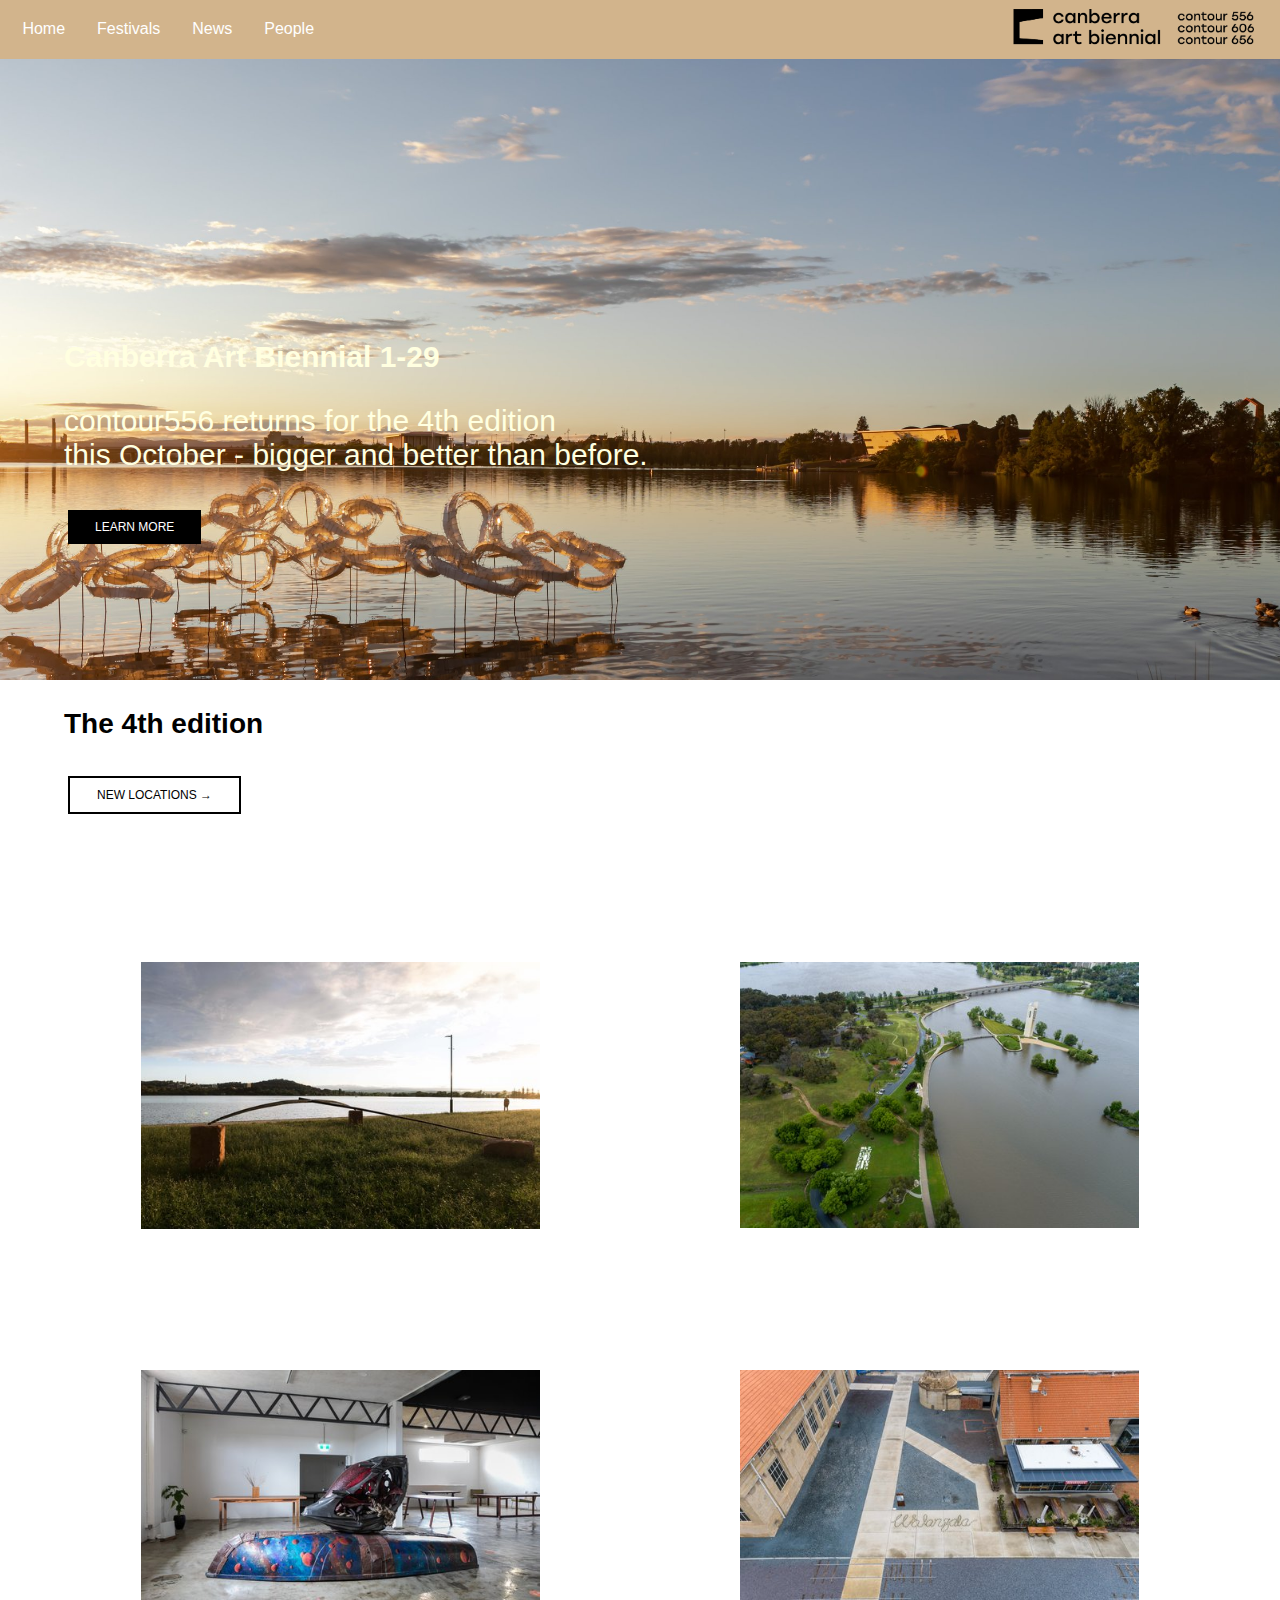
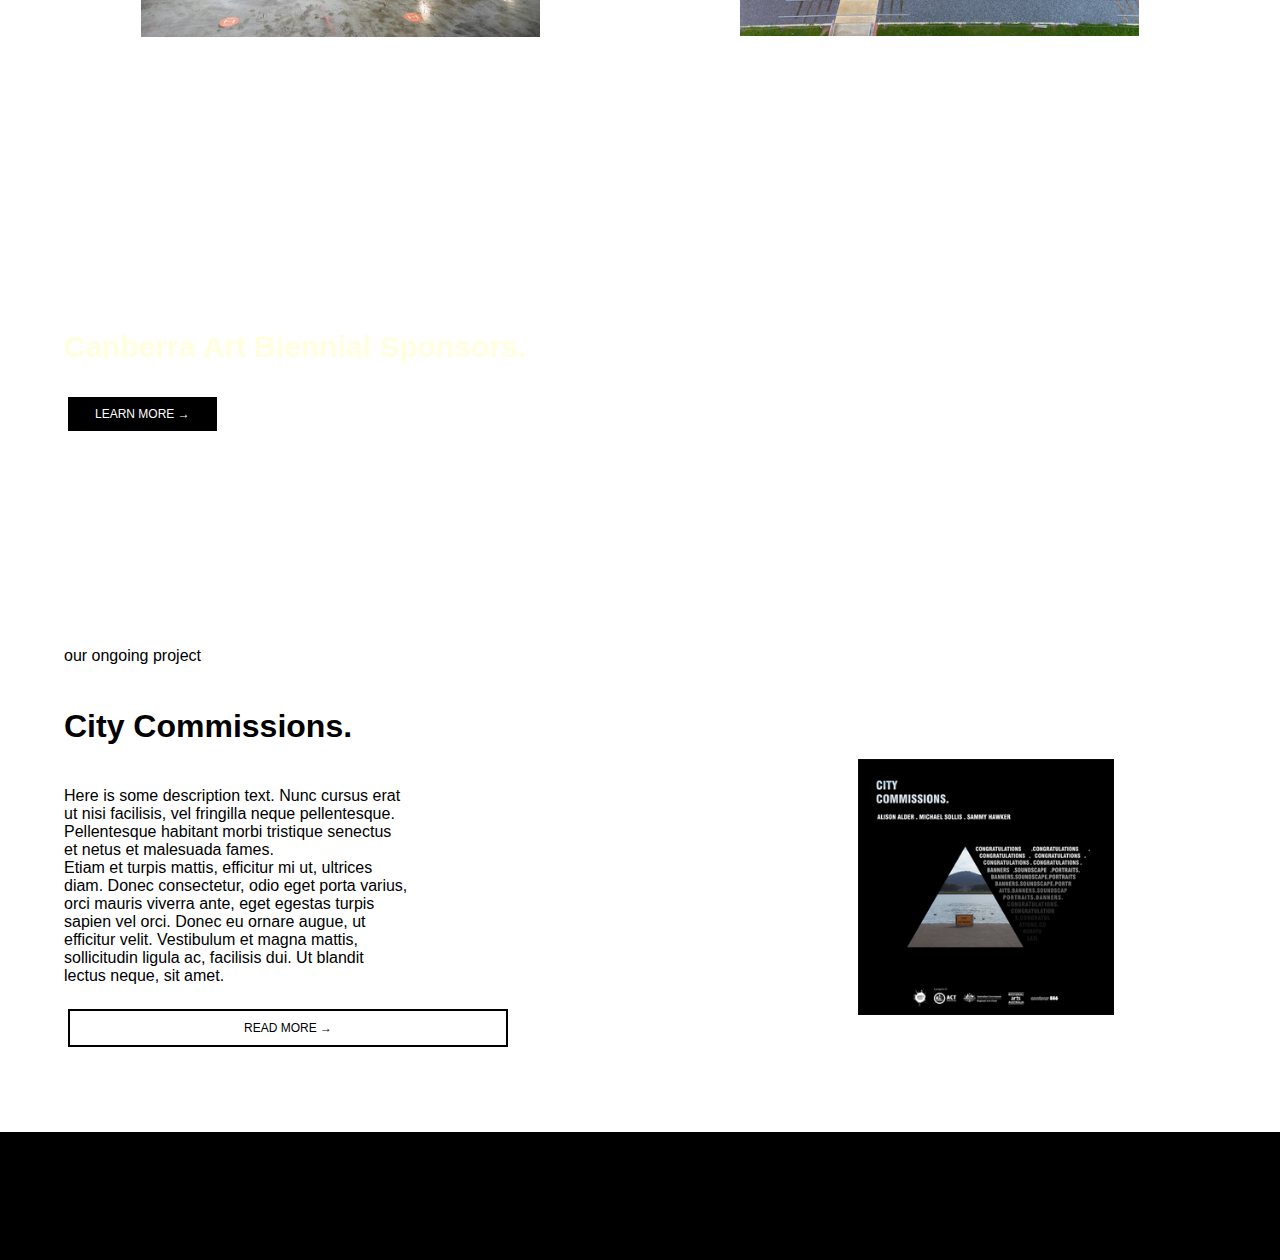
<file: index.html>
<!DOCTYPE html>

<html>
<head>
    <title>Canberra Art Biennial</title>
        <meta charset="utf-8">
         
        
        <meta name="viewport" content="width=device-width, initial-scale=1.0">
        
        <link rel="stylesheet"
        type="text/css"
        href="assets/css/styles.css"> </head>
    <body> 
     <div class="nav">  
    <img src="assets/images/logo.png"  class="logo"> 
         <ul>
            
  <li><a href="index.html">Home</a></li>
  <li class="dropdown">
    <a href="javascript:void(0)" class="dropbtn">Festivals</a>
    <div class="dropdown-content">
      <a href="festivals.html">2020</a>
    </div>
  </li>
   <li><a href="news.html">News</a></li> 
   <li><a href="people.html">People</a></li>            
</ul>
        </div>

<div class= "background_image">
    
    <div class= "move  margin">
        
        <h2 class="font"><strong>Canberra Art Biennial 1-29</strong></h2>
<p class="font">contour556 returns for the 4th edition <br/> this October - bigger and better than before.</p>
    
<button class="button">LEARN MORE</button>
        
    </div>
    
        </div>
<div class="move">
     <h3>The 4th edition</h3>  
    <button class="button1">NEW LOCATIONS →</button>
        </div>
<div class="pics">
    <img src="assets/images/location1.jpg" class="pic">
    <img src="assets/images/location2.jpg" class="pic">
   
        </div>  
        
  <div class="pics">
    <img src="assets/images/location3.jpg" class="pic">
    <img src="assets/images/location4.jpg" class="pic">
   
        </div> 
        
        <div class= "background_image2">
    
    <div class= "move  margin">
        
        <h2 class="font"><strong>Canberra Art Biennial Sponsors.</strong></h2>

    
<button class="button">LEARN MORE →</button>
        
    </div>
    
        </div>
  <div class="last_div">
     <div class="paragraph">
 <p>our ongoing project</p>        
         <h2>City Commissions.</h2>
<p >Here is some description text. Nunc cursus erat<br/> ut nisi facilisis, vel fringilla neque pellentesque.<br/> Pellentesque habitant morbi tristique senectus<br/>et netus et malesuada fames.
<br/>Etiam et turpis mattis, efficitur mi ut, ultrices<br/> diam. Donec consectetur, odio eget porta varius,<br/> orci mauris viverra ante, eget egestas turpis<br/> sapien vel orci. Donec eu ornare augue, ut<br/> efficitur velit. Vestibulum et magna mattis,<br/> sollicitudin ligula ac, facilisis dui. Ut blandit<br/> lectus neque, sit amet.</p>
    
<button class="button1">READ MORE →</button>
      </div>
      
     <div>
         <img src="assets/images/city_commissions.png" class="pic2">
      </div>
             </div>  
   <div class="footer">
        </div>    
</body>
       
</html>
</file>
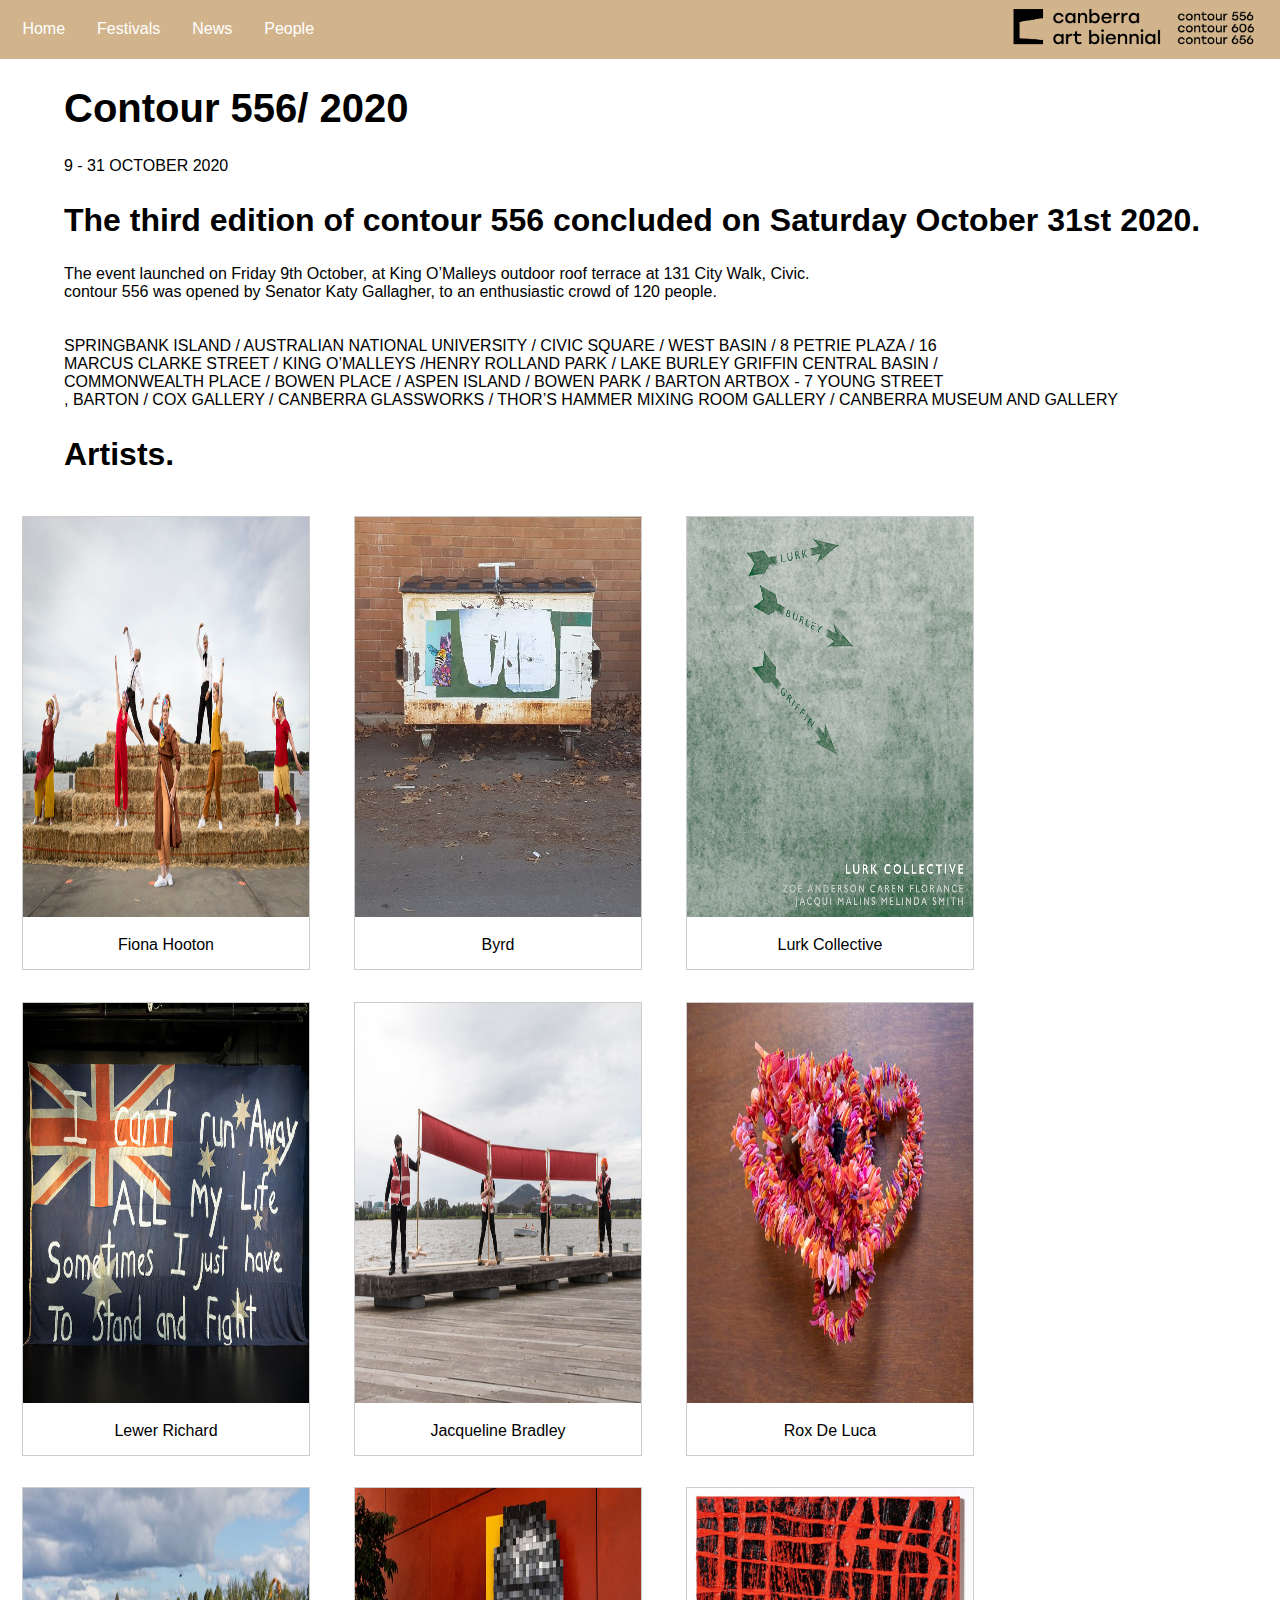
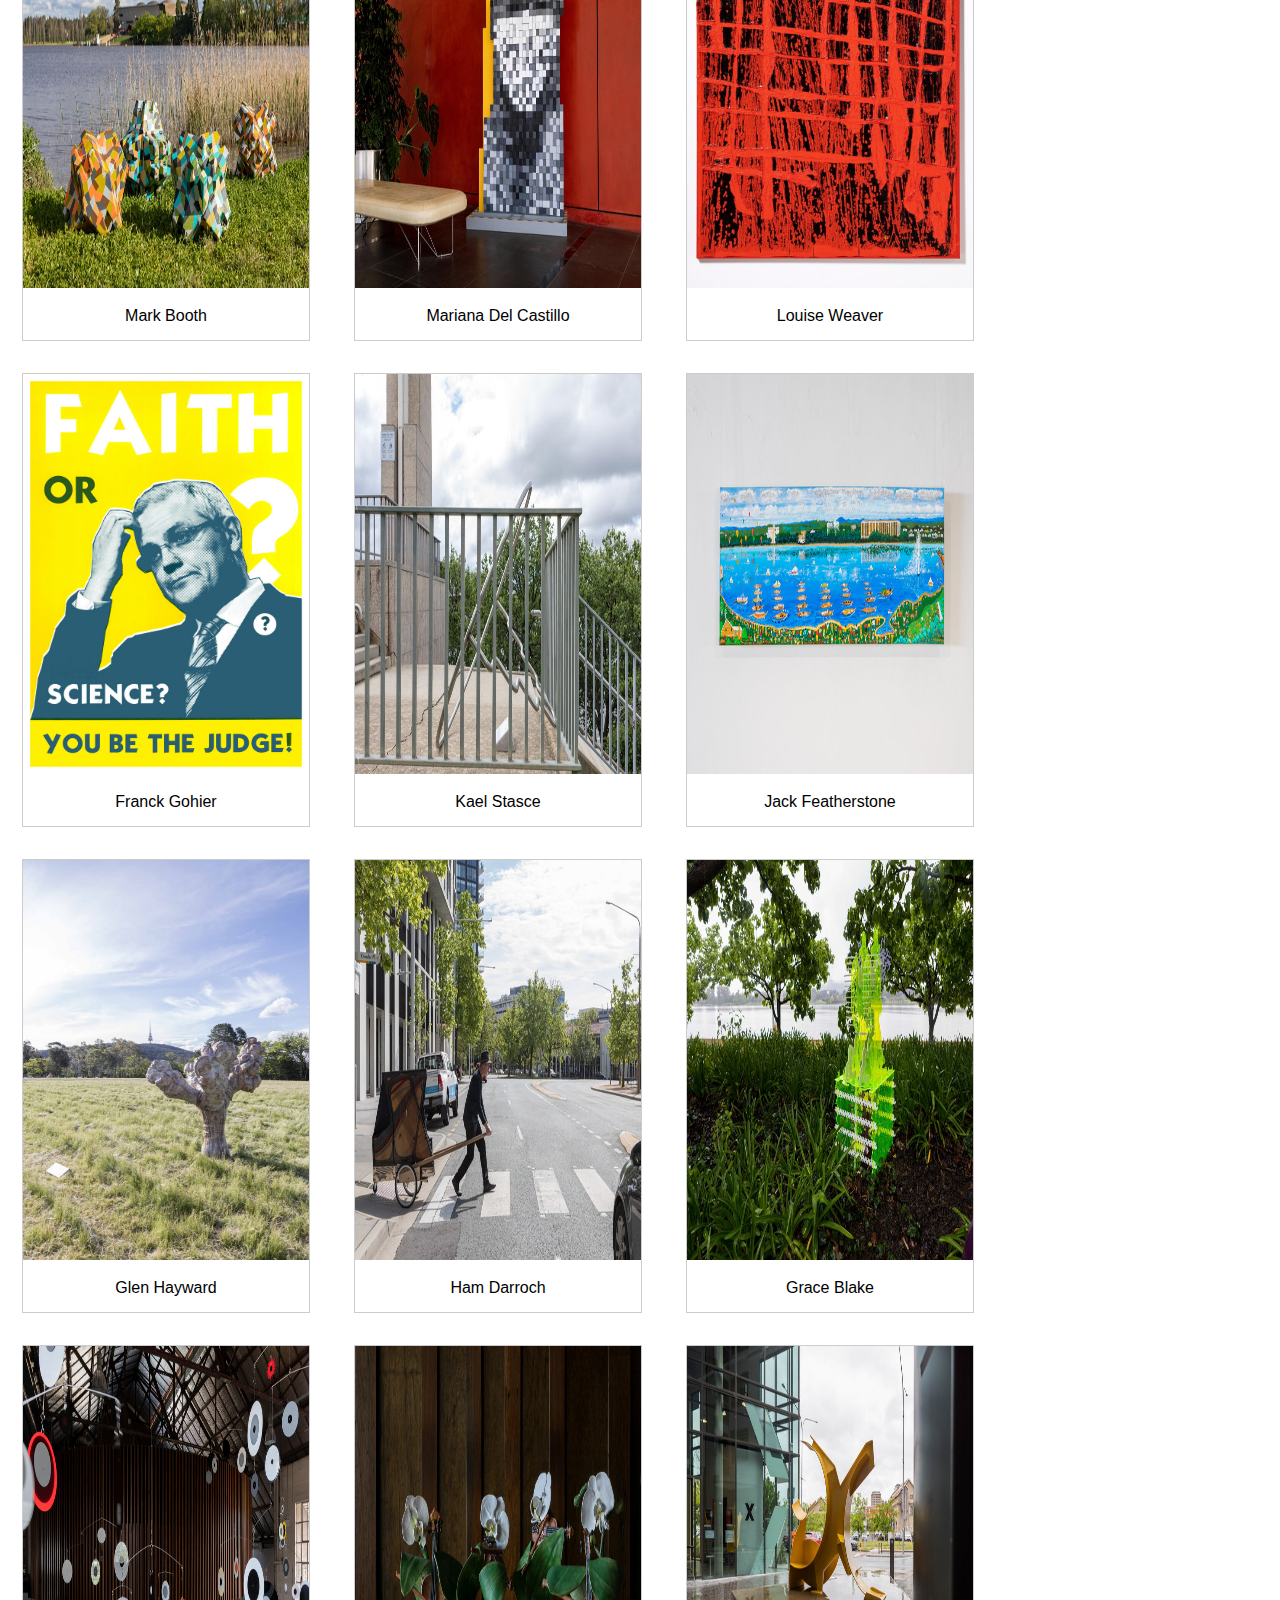
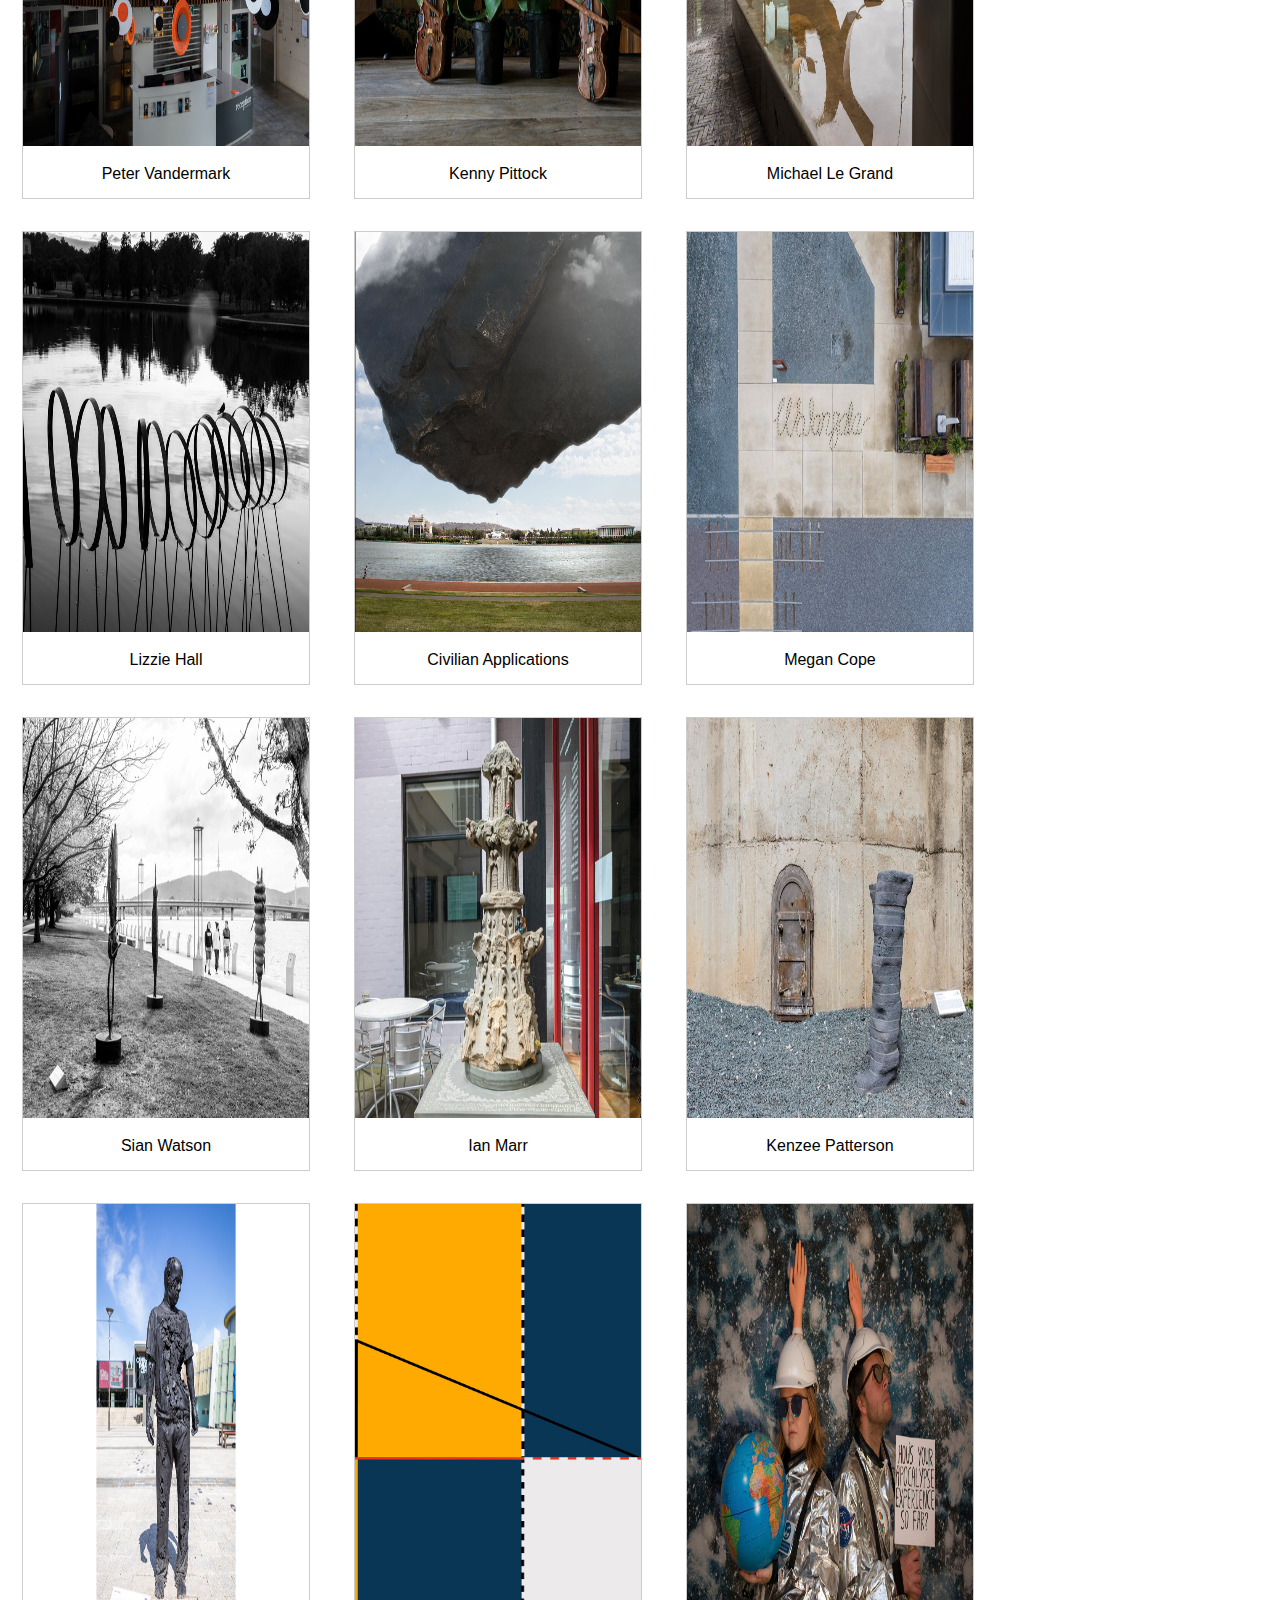
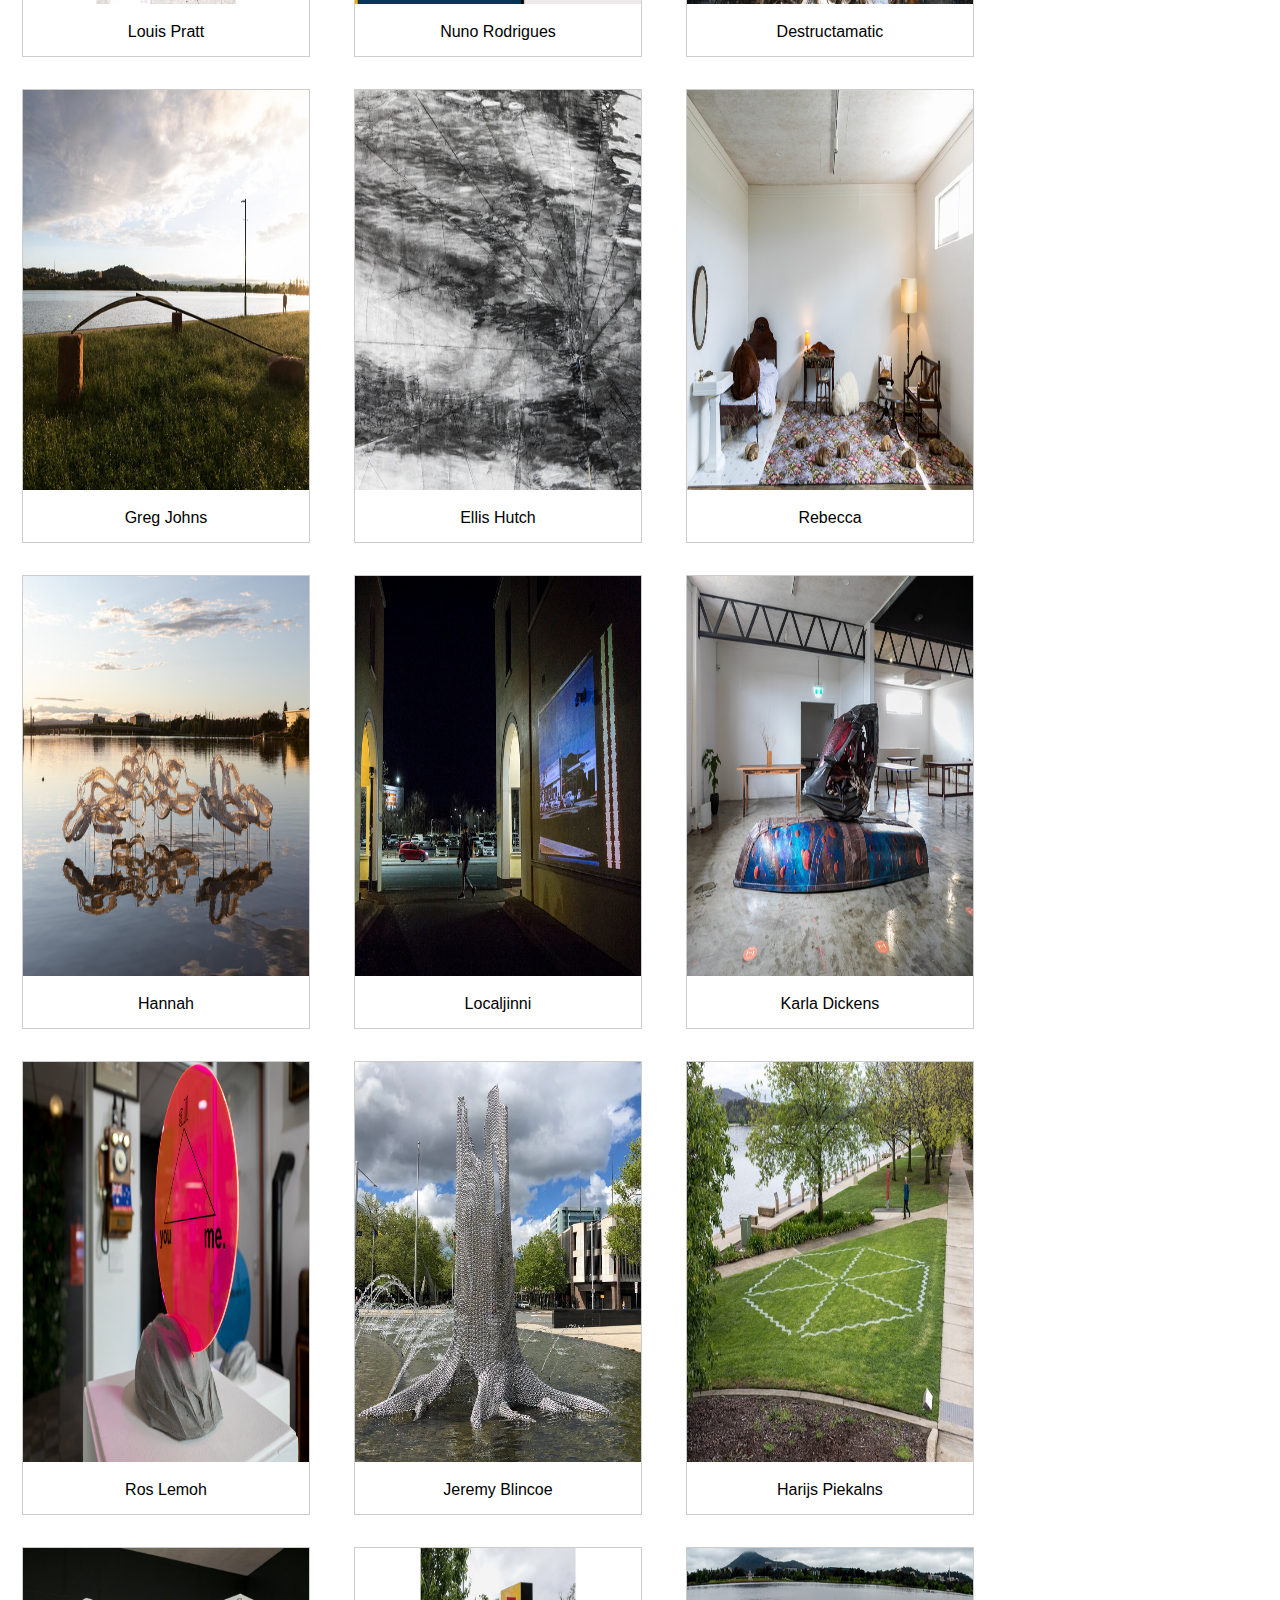
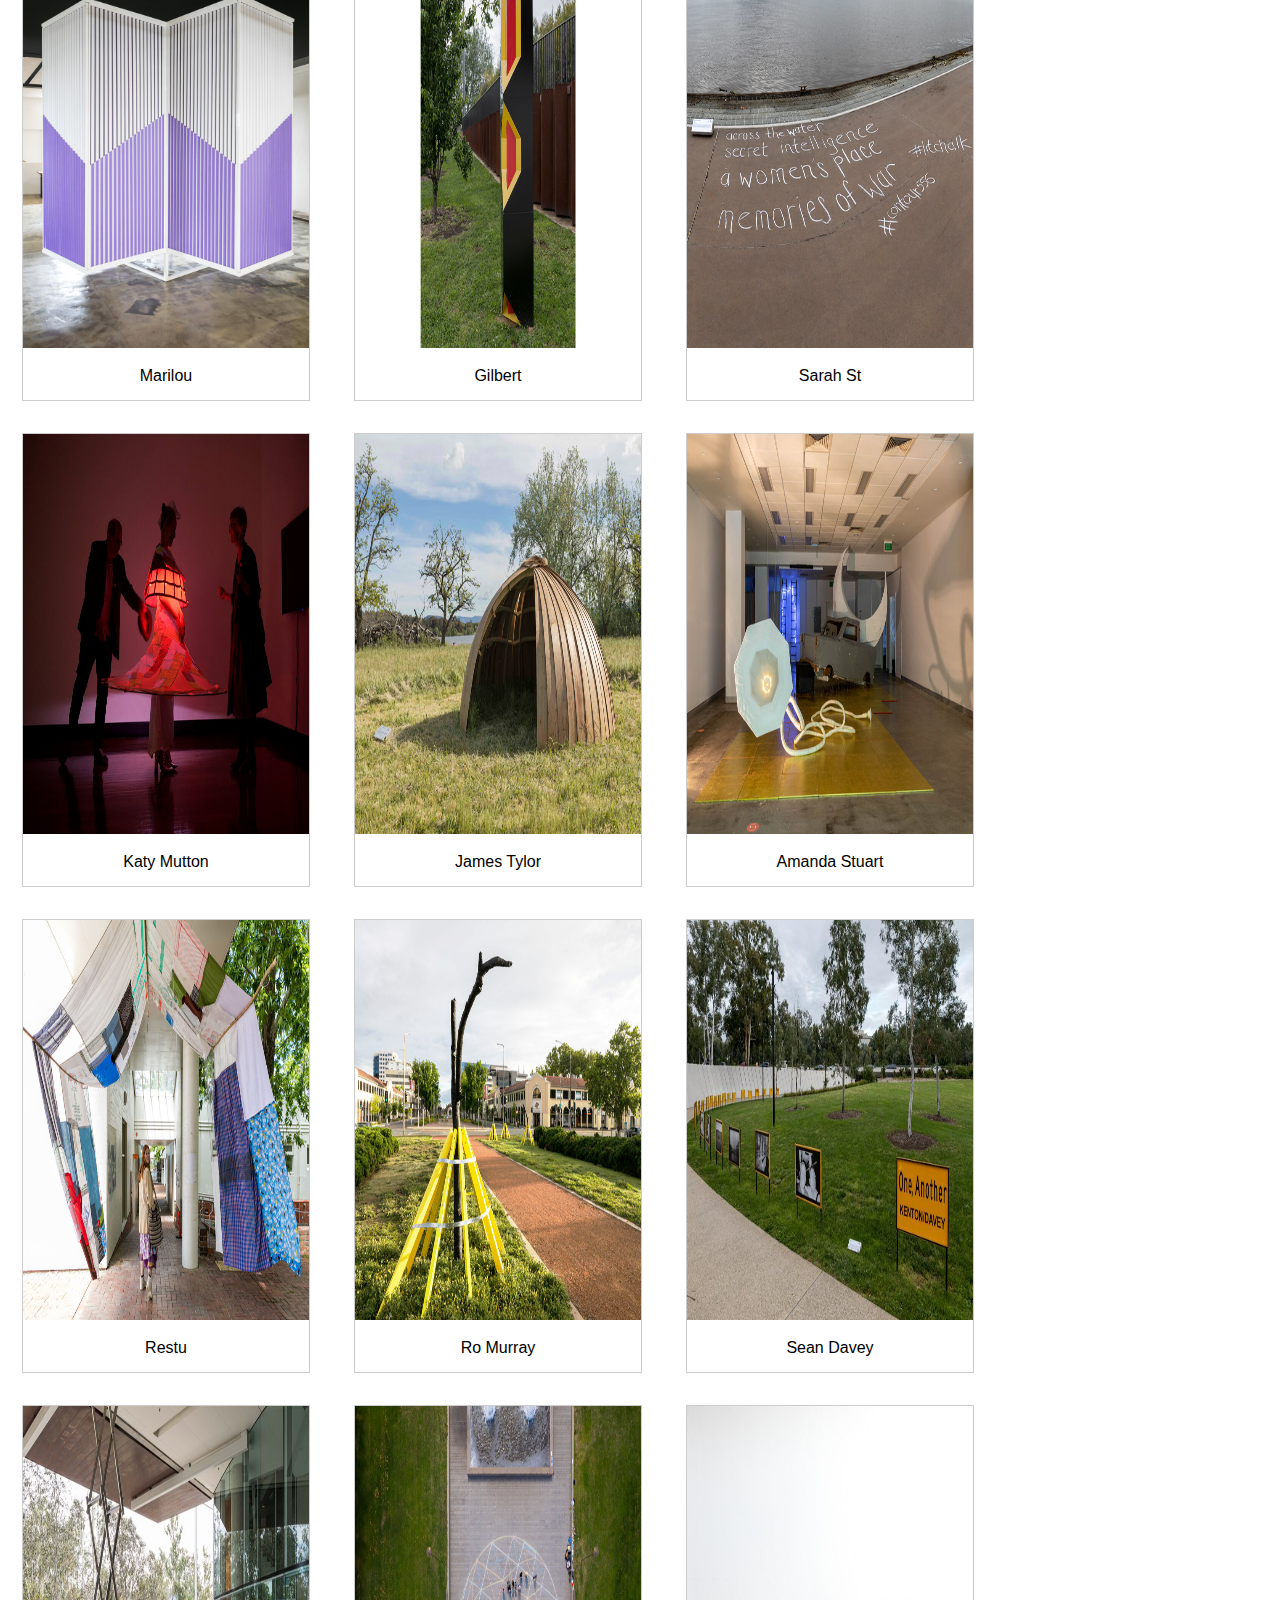
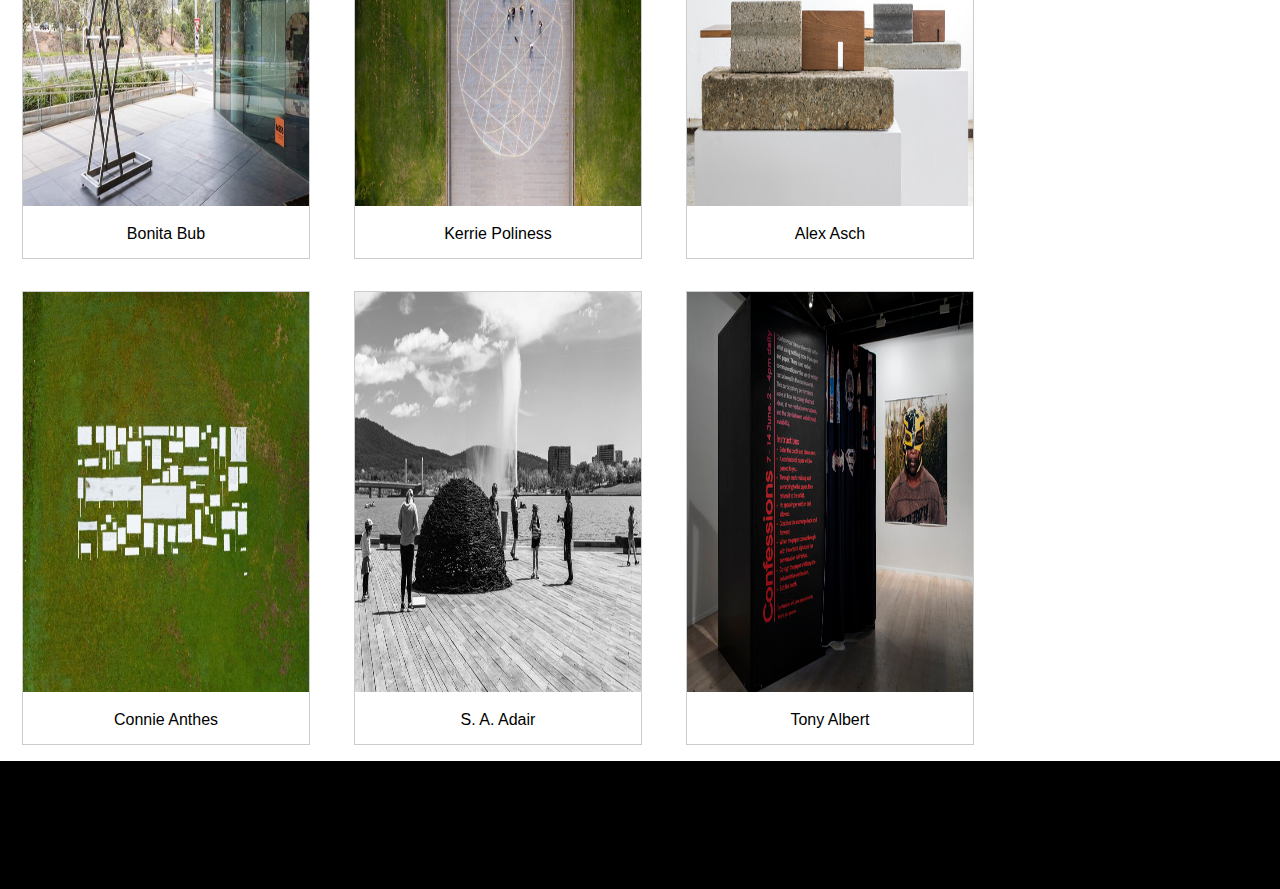
<file: festivals.html>
<!DOCTYPE html>

<html>
<head>
    <title>Canberra Art Biennial</title>
        <meta charset="utf-8">
         
        
        <meta name="viewport" content="width=device-width, initial-scale=1.0">
        
        <link rel="stylesheet"
        type="text/css"
        href="assets/css/styles.css"> </head>
    <body> 
     <div class="nav">  
    <img src="assets/images/logo.png"  class="logo"> 
         <ul>
            
  <li><a href="index.html">Home</a></li>
  <li class="dropdown">
    <a href="javascript:void(0)" class="dropbtn">Festivals</a>
    <div class="dropdown-content">
      <a href="festivals.html">2020</a>
    </div>
  </li>
   <li><a href="news.html">News</a></li> 
   <li><a href="people.html">People</a></li>            
</ul>
        </div>
        <div class= "move">
        
        <h1><strong>Contour 556/ 2020</strong></h1>
        <p>9 - 31 OCTOBER 2020</p>
        <h2><strong>The third edition of contour 556 concluded on Saturday October 31st 2020.</strong></h2> 
            
<p>The event launched on Friday 9th October, at King O’Malleys outdoor roof terrace at 131 City Walk, Civic.<br/> contour 556 was opened by Senator Katy Gallagher, to an enthusiastic crowd of 120 people.<br/><br/><br/>


SPRINGBANK ISLAND / AUSTRALIAN NATIONAL UNIVERSITY / CIVIC SQUARE / WEST BASIN / 8 PETRIE PLAZA / 16<br/> MARCUS CLARKE STREET / KING O’MALLEYS /HENRY ROLLAND PARK / LAKE BURLEY GRIFFIN CENTRAL BASIN /<br/> COMMONWEALTH PLACE / BOWEN PLACE / ASPEN ISLAND / BOWEN PARK / BARTON ARTBOX - 7 YOUNG STREET<br/>, BARTON /  COX GALLERY / CANBERRA GLASSWORKS / THOR’S HAMMER MIXING ROOM GALLERY / CANBERRA MUSEUM AND GALLERY</p>
           <h2><strong>Artists.</strong></h2> 
             
        </div>
            
 <section>
         
           <div class="responsive">
              <div class="gallery">
                  <img src="assets/images/2020/1.jpeg" alt="Fiona Hooton" width="600px" height="400px">
                <div class="desc">Fiona Hooton</div>
              </div>
            </div>
          
            <div class="responsive">
              <div class="gallery">
                  <img src="assets/images/2020/2.jpeg" width="600px" height="400px" alt="Byrd" >
                <div class="desc">Byrd</div>
              </div>
            </div>
          
            
            <div class="responsive">
              <div class="gallery">
                  <img src="assets/images/2020/3.png" alt="Lurk Collective" width="600" height="400">
                <div class="desc">Lurk Collective</div>
              </div>
            </div>
           
            <div class="responsive">
              <div class="gallery">
                  <img src="assets/images/2020/4.jpeg" alt="Lewer Richard" width="600" height="400">
                <div class="desc">Lewer Richard</div>
              </div>
            </div>
          
            <div class="responsive">
              <div class="gallery">
                  <img src="assets/images/2020/5.jpeg" alt="Jacqueline Bradley" width="600" height="400">
                <div class="desc">Jacqueline Bradley</div>
              </div>
            </div>
          
            <div class="responsive">
             <div class="gallery">
                  <img src="assets/images/2020/6.jpeg" alt="Rox De Luca" width="600" height="400">
                <div class="desc">Rox De Luca</div>
              </div>
            </div>
           
            <div class="responsive">
              <div class="gallery">
                  <img src="assets/images/2020/7.jpeg" alt="Mark Booth" width="600" height="400">
                <div class="desc">Mark Booth</div>
              </div>
            </div>
           
            <div class="responsive">
              <div class="gallery">
                  <img src="assets/images/2020/8.jpeg" alt="Mariana Del Castillo" width="600" height="400">
                <div class="desc">Mariana Del Castillo</div>
              </div>
            </div>
          
            <div class="responsive">
              <div class="gallery">
                  <img src="assets/images/2020/9.jpeg" alt="Louise Weaver" width="600" height="400">
                <div class="desc">Louise Weaver</div>
              </div>
            </div>
          
            
            <div class="responsive">
              <div class="gallery">
                  <img src="assets/images/2020/10.jpeg" alt="Franck Gohier" width="600" height="400">
                <div class="desc">Franck Gohier</div>
              </div>
            </div>
          
            <div class="responsive">
              <div class="gallery">
                  <img src="assets/images/2020/11.jpeg" alt="Kael Stasce" width="600" height="400">
                <div class="desc">Kael Stasce</div>
              </div>
            </div>
          
            <div class="responsive">
              <div class="gallery">
                  <img src="assets/images/2020/12.jpeg" alt="Jack Featherstone" width="600" height="400">
                <div class="desc">Jack Featherstone</div>
              </div>
            </div>
          
            <div class="responsive">
              <div class="gallery">
                  <img src="assets/images/2020/13.jpeg" alt="Glen Hayward" width="600" height="400">
                <div class="desc">Glen Hayward</div>
              </div>
            </div>
          
            <div class="responsive">
              <div class="gallery">
                  <img src="assets/images/2020/14.jpeg" alt="Ham Darroch" width="600" height="400">
                <div class="desc">Ham Darroch</div>
              </div>
            </div>
          
            <div class="responsive">
              <div class="gallery">
                  <img src="assets/images/2020/15.jpeg" alt="Grace Blake" width="600" height="400">
                <div class="desc">Grace Blake</div>
              </div>
            </div>
          
            <div class="responsive">
              <div class="gallery">
                  <img src="assets/images/2020/16.jpeg" alt="Peter Vandermark + Marie Hagerty" width="600" height="400">
                <div class="desc">Peter Vandermark</div>
              </div>
            </div>
          
            <div class="responsive">
              <div class="gallery">
                  <img src="assets/images/2020/17.jpeg" alt="Kenny Pittock" width="600" height="400">
                <div class="desc">Kenny Pittock</div>
              </div>
            </div>
          
            <div class="responsive">
              <div class="gallery">
                  <img src="assets/images/2020/18.jpeg" alt="Michael Le Grand" width="600" height="400">
                <div class="desc">Michael Le Grand</div>
              </div>
            </div>
          
            <div class="responsive">
              <div class="gallery">
                  <img src="assets/images/2020/19.jpeg" alt="Lizzie Hall" width="600" height="400">
                <div class="desc">Lizzie Hall</div>
              </div>
            </div>
            
            <div class="responsive">
              <div class="gallery">
                  <img src="assets/images/2020/20.jpeg" alt="Civilian Applications" width="600" height="400">
                <div class="desc">Civilian Applications</div>
              </div>
            </div>
          
            <div class="responsive">
              <div class="gallery">
                  <img src="assets/images/2020/21.jpeg" alt="Megan Cope" width="600" height="400">
                <div class="desc">Megan Cope</div>
              </div>
            </div>
          
            <div class="responsive">
              <div class="gallery">
                  <img src="assets/images/2020/22.jpeg" alt="Sian Watson" width="600" height="400">
                <div class="desc">Sian Watson</div>
              </div>
            </div>
          
            <div class="responsive">
              <div class="gallery">
                  <img src="assets/images/2020/23.jpeg" alt="Ian Marr" width="600" height="400">
                <div class="desc">Ian Marr</div>
              </div>
            </div>
          
            
            
            <div class="responsive">
              <div class="gallery">
                  <img src="assets/images/2020/24.jpeg" alt="Kenzee Patterson" width="600" height="400">
                <div class="desc">Kenzee Patterson</div>
              </div>
            </div>
          
            
           
           <div class="responsive">
              <div class="gallery">
                  <img src="assets/images/2020/25.jpeg" alt="Louis Pratt" width="600" height="400">
                <div class="desc">Louis Pratt</div>
              </div>
            </div>
          
            <div class="responsive">
              <div class="gallery">
                  <img src="assets/images/2020/26.jpeg" alt="Nuno Rodrigues de Sousa" width="600" height="400">
                <div class="desc">Nuno Rodrigues</div>
              </div>
            </div>
          
            <div class="responsive">
              <div class="gallery">
                  <img src="assets/images/2020/27.jpeg" alt="Destructamatic Collective" width="600" height="400">
                <div class="desc">Destructamatic</div>
              </div>
            </div>
          
            
            <div class="responsive">
              <div class="gallery">
                  <img src="assets/images/2020/28.jpeg" alt="Greg Johns" width="600" height="400">
                <div class="desc">Greg Johns</div>
              </div>
            </div>
          
            <div class="responsive">
              <div class="gallery">
                  <img src="assets/images/2020/29.jpeg" alt="Ellis Hutch" width="600" height="400">
                <div class="desc">Ellis Hutch</div>
              </div>
            </div>
          
            <div class="responsive">
              <div class="gallery">
                  <img src="assets/images/2020/30.jpeg" alt="Rebecca Selleck" width="600" height="400">
                <div class="desc">Rebecca </div>
              </div>
            </div>
          
            <div class="responsive">
              <div class="gallery">
                  <img src="assets/images/2020/31.jpeg" alt="Hannah Quinlivan" width="600" height="400">
                <div class="desc">Hannah</div>
              </div>
            </div>
           
            <div class="responsive">
              <div class="gallery">
                  <img src="assets/images/2020/32.jpeg" alt="Localjinni" width="600" height="400">
                <div class="desc">Localjinni</div>
              </div>
           </div>
          
            <div class="responsive">
              <div class="gallery">
                  <img src="assets/images/2020/33.jpeg" alt="Karla Dickens" width="600" height="400">
                <div class="desc">Karla Dickens</div>
              </div>
            </div>
          
            <div class="responsive">
              <div class="gallery">
                  <img src="assets/images/2020/34.jpeg" alt="Ros Lemoh" width="600" height="400">
                <div class="desc">Ros Lemoh</div>
              </div>
            </div>
          
            <div class="responsive">
              <div class="gallery">
                  <img src="assets/images/2020/35.jpeg" alt="Jeremy Blincoe + Michael Van Dam" width="600" height="400">
                <div class="desc">Jeremy Blincoe</div>
              </div>
            </div>
          
            <div class="responsive">
              <div class="gallery">
                  <img src="assets/images/2020/36.jpeg" alt="Harijs Piekalns" width="600" height="400">
                <div class="desc">Harijs Piekalns</div>
              </div>
            </div>
          
            <div class="responsive">
              <div class="gallery">
                  <img src="assets/images/2020/37.jpeg" alt="Marilou Chagnaud" width="600" height="400">
                <div class="desc">Marilou </div>
              </div>
            </div>
          
            <div class="responsive">
              <div class="gallery">
                  <img src="assets/images/2020/38.jpeg" alt="Gilbert Riedelbauch" width="600" height="400">
                <div class="desc">Gilbert</div>
              </div>
            </div>
          
            <div class="responsive">
              <div class="gallery">
                  <img src="assets/images/2020/39.jpeg" alt="Sarah St Vincent Welch" width="600" height="400">
                <div class="desc">Sarah St</div>
              </div>
            </div>
          
            <div class="responsive">
              <div class="gallery">
                  <img src="assets/images/2020/40.jpeg" alt="Katy Mutton" width="600" height="400">
                <div class="desc">Katy Mutton</div>
              </div>
            </div>
          
            <div class="responsive">
              <div class="gallery">
                  <img src="assets/images/2020/41.jpeg" alt="James Tylor + Samantha Rich" width="600" height="400">
                <div class="desc">James Tylor</div>
              </div>
            </div>
          
            <div class="responsive">
              <div class="gallery">
                  <img src="assets/images/2020/42.jpeg" alt="Amanda Stuart + Hanna Hoyne" width="600" height="400">
                <div class="desc">Amanda Stuart</div>
              </div>
            </div>
           
            <div class="responsive">
              <div class="gallery">
                  <img src="assets/images/2020/43.jpeg" alt="Restu Ratnaningtyas" width="600" height="400">
                <div class="desc">Restu</div>
              </div>
            </div>
          
            <div class="responsive">
              <div class="gallery">
                  <img src="assets/images/2020/44.jpeg" alt="Ro Murray + Mandy Burgess" width="600" height="400">
                <div class="desc">Ro Murray</div>
              </div>
            </div>
          
            <div class="responsive">
              <div class="gallery">
                  <img src="assets/images/2020/45.jpeg" alt="Sean Davey + Aishah Kenton" width="600" height="400">
                <div class="desc">Sean Davey</div>
              </div>
            </div>
          
            <div class="responsive">
             <div class="gallery">
                  <img src="assets/images/2020/46.jpeg" alt="Bonita Bub" width="600" height="400">
                <div class="desc">Bonita Bub</div>
              </div>
            </div>
          
            <div class="responsive">
              <div class="gallery">
                  <img src="assets/images/2020/47.jpeg" alt="Kerrie Poliness" width="600" height="400">
                <div class="desc">Kerrie Poliness</div>
              </div>
            </div>
           
            <div class="responsive">
              <div class="gallery">
                  <img src="assets/images/2020/48.jpeg" alt="Alex Asch" width="600" height="400">
                <div class="desc">Alex Asch</div>
              </div>
           </div>
          
            <div class="responsive">
              <div class="gallery">
                  <img src="assets/images/2020/49.jpeg" alt="Connie Anthes" width="600" height="400">
                <div class="desc">Connie Anthes</div>
              </div>
            </div>
          
            <div class="responsive">
              <div class="gallery">
                  <img src="assets/images/2020/50.jpeg" alt="S. A. Adair" width="600" height="400">
                <div class="desc">S. A. Adair</div>
              </div>
            </div>
          
            <div class="responsive">
              <div class="gallery">
                  <img src="assets/images/2020/51.jpeg" alt="Tony Albert" width="600" height="400">
                <div class="desc">Tony Albert</div>
              </div>
            </div>
          
            
            
            
       </section>
        <div class="footer">
        </div>    
    </body>
</html>
</file>
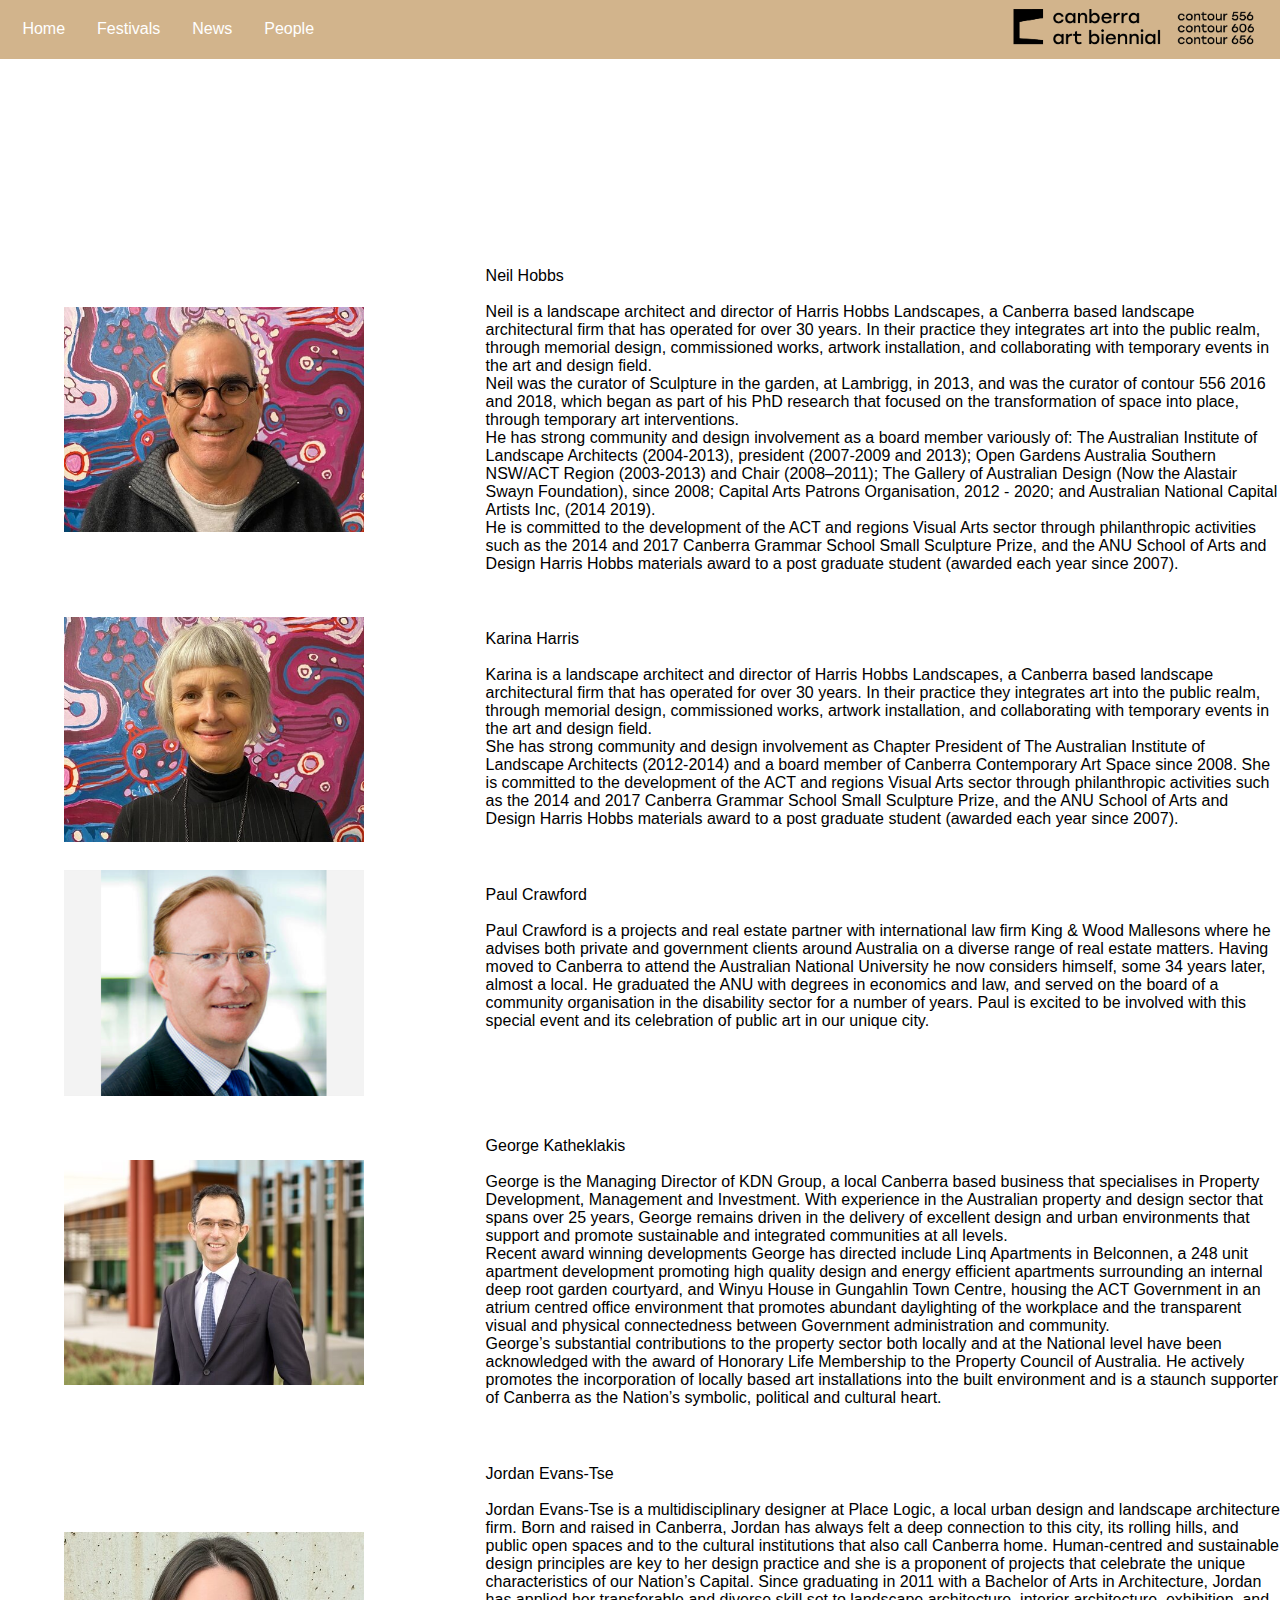
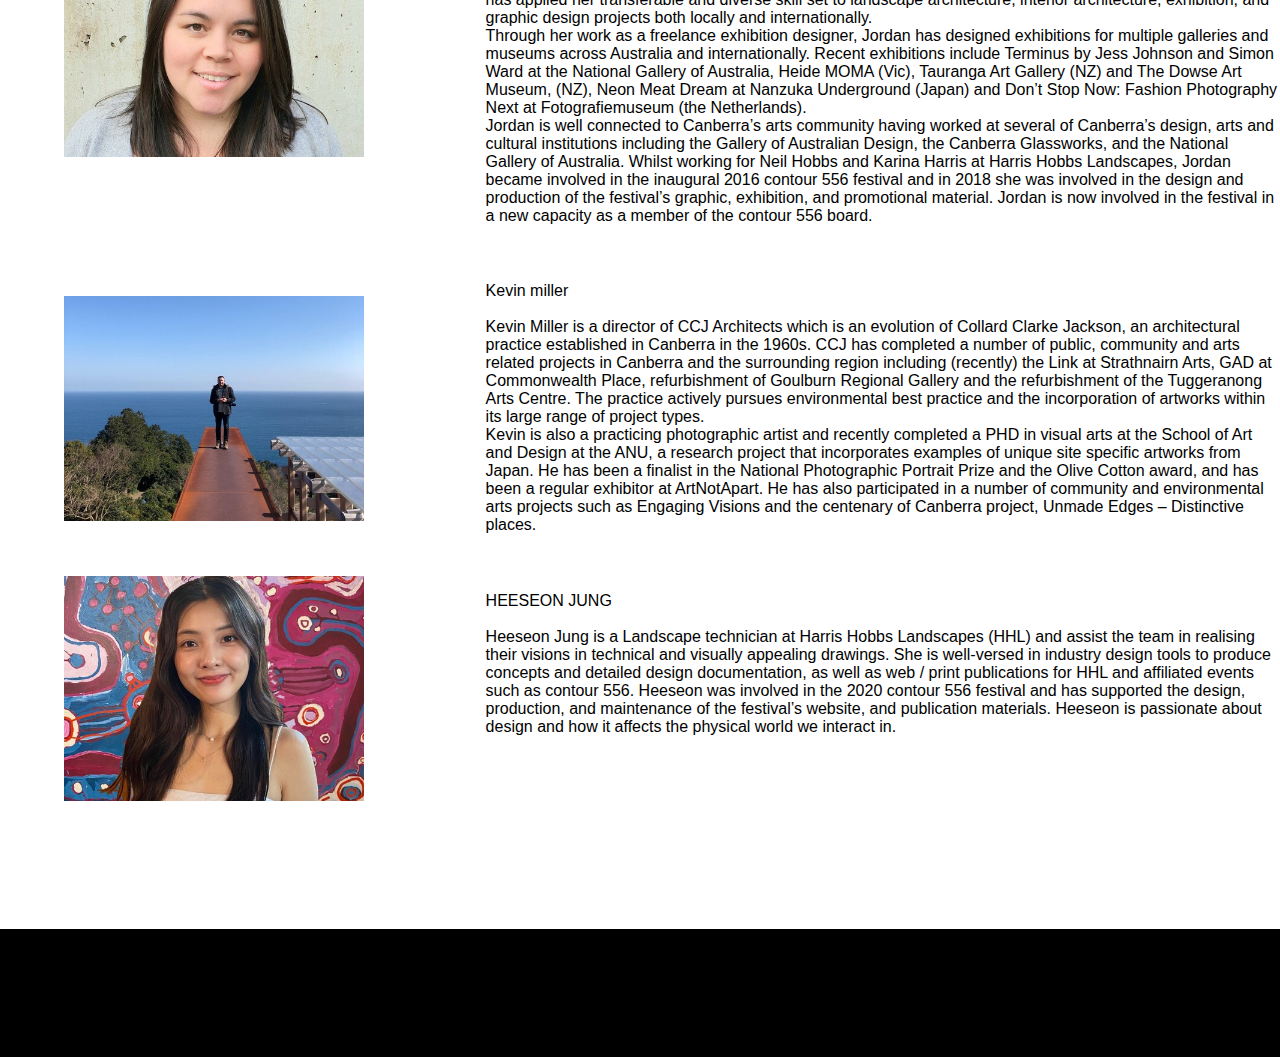
<file: people.html>
<!DOCTYPE html>

<html>
<head>
    <title>Canberra Art Biennial</title>
        <meta charset="utf-8">
         
        
        <meta name="viewport" content="width=device-width, initial-scale=1.0">
        
        <link rel="stylesheet"
        type="text/css"
        href="assets/css/styles.css"> </head>
    <body> 
     <div class="nav">  
    <img src="assets/images/logo.png"  class="logo"> 
         <ul>
            
  <li><a href="index.html">Home</a></li>
  <li class="dropdown">
    <a href="javascript:void(0)" class="dropbtn">Festivals</a>
    <div class="dropdown-content">
      <a href="festivals.html">2020</a>
    </div>
  </li>
   <li><a href="news.html">News</a></li> 
   <li><a href="people.html">People</a></li>            
</ul>
        </div>
        
        <section class="news">
            <div class="news_div">
            <img src="assets/images/poeple/Neil%20Hobbs.jpeg" class="pic3">
                
            <p class="title">Neil Hobbs<br/><br/> Neil is a landscape architect and director of Harris Hobbs Landscapes, a Canberra based landscape architectural firm that has operated for over 30 years. In their practice they integrates art into the public realm, through memorial design, commissioned works, artwork installation, and collaborating with temporary events in the art and design field.<br/>

                Neil was the curator of Sculpture in the garden, at Lambrigg, in 2013, and was the curator of contour 556 2016 and 2018, which began as part of his PhD research that focused on the transformation of space into place, through temporary art interventions.<br/>

                He has strong community and design involvement as a board member variously of: The Australian Institute of Landscape Architects (2004-2013),  president (2007-2009 and 2013); Open Gardens Australia Southern NSW/ACT Region (2003-2013) and Chair (2008–2011); The Gallery of Australian Design (Now the Alastair Swayn Foundation), since 2008; Capital Arts Patrons Organisation, 2012 - 2020; and Australian National Capital Artists Inc, (2014 2019).<br/>

                He is committed to the development of the ACT and regions Visual Arts sector through philanthropic activities such as the 2014 and 2017 Canberra Grammar School Small Sculpture Prize, and the ANU School of Arts and Design Harris Hobbs materials award to a post graduate student (awarded each year since 2007).</p>
            
            
                 </div>
            
            <div class="news_div">
            <img src="assets/images/poeple/Karina%20Harris.jpeg" class="pic3">
                
            <p class="title">Karina Harris<br/><br/> Karina is a landscape architect and director of Harris Hobbs Landscapes, a Canberra based landscape architectural firm that has operated for over 30 years. In their practice they integrates art into the public realm, through memorial design, commissioned works, artwork installation, and collaborating with temporary events in the art and design field.<br/>

                She has strong community and design involvement as Chapter President of The Australian Institute of Landscape Architects (2012-2014) and a board member of Canberra Contemporary Art Space since 2008. She is committed to the development of the ACT and regions Visual Arts sector through philanthropic activities such as the 2014 and 2017 Canberra Grammar School Small Sculpture Prize, and the ANU School of Arts and Design Harris Hobbs materials award to a post graduate student (awarded each year since 2007). </p>
            
            
                 </div>
            <div class="news_div">
            <img src="assets/images/poeple/Paul%20Crawford.png" class="pic3">
                
            <p class="title">Paul Crawford<br/><br/> Paul Crawford is a projects and real estate partner with international law firm King & Wood Mallesons where he advises both private and government clients around Australia on a diverse range of real estate matters. Having moved to Canberra to attend the Australian National University he now considers himself, some 34 years later, almost a local. He graduated the ANU with degrees in economics and law, and served on the board of a community organisation in the disability sector for a number of years. Paul is excited to be involved with this special event and its celebration of public art in our unique city. </p>
            
            
                 </div>
            <div class="news_div">
            <img src="assets/images/poeple/George%20Katheklakis.jpeg" class="pic3">
                
            <p class="title">George Katheklakis<br/><br/> George is the Managing Director of KDN Group, a local Canberra based business that specialises in Property Development, Management and Investment.   With experience in the Australian property and design sector that spans over 25 years, George remains driven in the delivery of excellent design and urban environments that support and promote sustainable and integrated communities at all levels.<br/>  

            Recent award winning developments George has directed include Linq Apartments in Belconnen, a 248 unit apartment development promoting high quality design and energy efficient apartments surrounding an internal deep root garden courtyard, and Winyu House in Gungahlin Town Centre, housing the ACT Government in an atrium centred office environment that promotes abundant daylighting of the workplace and the transparent visual and physical connectedness between Government administration and community.<br/> 

            George’s substantial contributions to the property sector both locally and at the National level have been acknowledged with the award of Honorary Life Membership to the Property Council of Australia.  He actively promotes the incorporation of locally based art installations into the built environment and is a staunch supporter of Canberra as the Nation’s symbolic, political and cultural heart.

            </p>
            
            
                 </div>
             <div class="news_div">
            <img src="assets/images/poeple/Jordan%20Evans-Tse.jpeg" class="pic3">
                
            <p class="title">Jordan Evans-Tse<br/><br/> Jordan Evans-Tse is a multidisciplinary designer at Place Logic, a local urban design and landscape architecture firm. Born and raised in Canberra, Jordan has always felt a deep connection to this city, its rolling hills, and public open spaces and to the cultural institutions that also call Canberra home. Human-centred and sustainable design principles are key to her design practice and she is a proponent of projects that celebrate the unique characteristics of our Nation’s Capital. Since graduating in 2011 with a Bachelor of Arts in Architecture, Jordan has applied her transferable and diverse skill set to landscape architecture, interior architecture, exhibition, and graphic design projects both locally and internationally.<br/>

            Through her work as a freelance exhibition designer, Jordan has designed exhibitions for multiple galleries and museums across Australia and internationally. Recent exhibitions include Terminus by Jess Johnson and Simon Ward at the National Gallery of Australia, Heide MOMA (Vic), Tauranga Art Gallery (NZ) and The Dowse Art Museum, (NZ), Neon Meat Dream at Nanzuka Underground (Japan) and Don’t Stop Now: Fashion Photography Next at Fotografiemuseum (the Netherlands).<br/>

            Jordan is well connected to Canberra’s arts community having worked at several of Canberra’s design, arts and cultural institutions including the Gallery of Australian Design, the Canberra Glassworks, and the National Gallery of Australia. Whilst working for Neil Hobbs and Karina Harris at Harris Hobbs Landscapes, Jordan became involved in the inaugural 2016 contour 556 festival and in 2018 she was involved in the design and production of the festival’s graphic, exhibition, and promotional material. Jordan is now involved in the festival in a new capacity as a member of the contour 556 board.

            </p>
            
            
                 </div>
            <div class="news_div">
            <img src="assets/images/poeple/Kevin%20miller.jpeg" class="pic3">
                
            <p class="title">Kevin miller<br/><br/> Kevin Miller is a director of CCJ Architects which is an evolution of Collard Clarke Jackson, an architectural practice established in Canberra in the 1960s. CCJ has completed a number of public, community and arts related projects in Canberra and the surrounding region including (recently) the Link at Strathnairn Arts, GAD at Commonwealth Place, refurbishment of Goulburn Regional Gallery and the refurbishment of the Tuggeranong Arts Centre. The practice actively pursues environmental best practice and the incorporation of artworks within its large range of project types.<br/>

            Kevin is also a practicing photographic artist and recently completed a PHD in visual arts at the School of Art and Design at the ANU, a research project that incorporates examples of unique site specific artworks from Japan. He has been a finalist in the National Photographic Portrait Prize and the Olive Cotton award, and has been a regular exhibitor at ArtNotApart. He has also participated in a number of community and environmental arts projects such as Engaging Visions and the centenary of Canberra project, Unmade Edges – Distinctive places. 

            </p>
            
            
                 </div>
            <div class="news_div">
            <img src="assets/images/poeple/HEESEON%20JUNG.jpeg" class="pic3">
                
            <p class="title">HEESEON JUNG<br/><br/> Heeseon Jung is a Landscape technician at Harris Hobbs Landscapes (HHL) and assist the team in realising their visions in technical and visually appealing drawings. She is well-versed in industry design tools to produce concepts and detailed design documentation, as well as web / print publications for HHL and affiliated events such as contour 556.

            Heeseon was involved in the 2020 contour 556 festival and has supported the design, production, and maintenance of the festival’s website, and publication materials. Heeseon is passionate about design and how it affects the physical world we interact in.
            </p>
            
            
                 </div>
        </section>
        <div class="footer">
        </div>    
    </body>
</html>
</file>
<file: assets/css/styles.css>
ul {
  list-style-type: none;
  margin: 0;
  padding: 0.5%;
  overflow: hidden;
  background-color: tan;
  height: 20%;
}

li {
  float: left;
  
}

li a, .dropbtn {
  display: inline-block;
  color: white;
  text-align: center;
  padding: 14px 16px;
  text-decoration: none;
}

li a:hover, .dropdown:hover .dropbtn {
  background-color: black;
}

li.dropdown {
  display: inline-block;
}

.dropdown-content {
  display: none;
  position: absolute;
  background-color: #f9f9f9;
  min-width: 160px;
  box-shadow: 0px 8px 16px 0px rgba(0,0,0,0.2);
  z-index: 1;
}

.dropdown-content a {
  color: black;
  padding: 12px 16px;
  text-decoration: none;
  display: block;
  text-align: left;
}

.dropdown-content a:hover {background-color: #f1f1f1;}

.dropdown:hover .dropdown-content {
  display: block;
}

.background_image{
 
   
    background-image: url(../images/landscape.jpeg);
    background-attachment: fixed;
    background-size: cover;
    background-repeat: no-repeat;
    background-position: center;
  
}

.background_image2{
 
   
    background-image: url(../images/landscape2.jpeg);
    background-attachment: fixed;
    background-size: cover;
    background-repeat: no-repeat;
    background-position: center;
  
}
.margin{
    padding-top: 20%;
    padding-bottom: 10%;
    
}

.button {
  border: none;
  color: white;
  padding: 10px 27px;
  text-align: center;
  text-decoration: none;
  display: inline-block;
  font-size: 12px;
  margin: 8px 4px;
  cursor: pointer;
  background-color: black;
}
.button:hover{background-color: dimgrey}

.button1 {
  border: 2px solid black ;
  color: black;
  padding: 10px 27px;
  text-align: center;
  text-decoration: none;
  display: inline-block;
  font-size: 12px;
  margin: 8px 4px;
  cursor: pointer;
  background-color: white;
}
.button1:hover{background-color: black}
.button1:hover{color: white}
.move{
    margin-left: 5%;
}
h1{
    font-size: 2.5rem;   
}
h2{
    font-size: 2rem;
}
h3{
    font-size: 1.75rem;
}
h4{
    font-size: 1.5rem;
}
h5{
    font-size: 1.25rem;
}
body{
    font-family:"Helvetica Neue", Arial, sans-serif;
    margin: auto;
    width: auto;
    height: auto;
}
.font{
    font-size: 30px;
    color: lightyellow;
}
.pics{
    display: flex;
    flex-wrap: wrap;
    flex-direction: row;
    justify-content: space-between;
    margin: 1%;
    padding-left: 10%;
    padding-right: 10%;
    padding-top: 10%;
}
.pic{
    height: 40%;
    width: 40%;
}
.last_div{
    padding-top: 5%;
    padding-bottom: 5%;
    width: 100%;
}
.paragraph{
    display: inline-grid;
    width: 35%;
    margin-left: 5%;
    float: left;
    margin-right: 3%;
    margin-bottom: 6%;
}
.pic2{
    display: inline-grid;
    width: 20%;
    float: right;
    margin-right: 13%;
    margin-left: 3%;
    margin-bottom: 6%;
    padding-top: 10%;
}
.footer{
    clear: both;
    background-color: black;
    width: 100%;
    height: 15%;
    padding-top: 5%;
    padding-bottom: 5%;
    
}
div.gallery {
  margin: 5%;
  border: 1px solid #ccc;
   
}

div.gallery:hover {
  border: 1px solid #777;
}

div.gallery img {
 object-fit: fill;
  width: 100%;
  
}

div.desc {
  padding: 15px;
  text-align: center;
}
.responsive {
  padding: 0 6px;
  float: left;
  width: 24.99999%;
}

@media only screen and (max-width: 700px) {
  .responsive {
    width: 49.99999%;
    margin: 6px 0;
  }
}
 
@media only screen and (max-width: 500px) {
  .responsive {
    width: 100%;
  }
}

}
* {box-sizing: border-box;
}
.news_div{
    display: flex;
    margin-left: 5%;
    margin-bottom: 2%;  
}
.pic3{
    width: 300px;
    height: auto;
    object-fit: scale-down;
     
}
.title{
    margin-left: 10%;
    
}
.news {
    margin-top: 15%;
    margin-bottom: 10%;
}
.logo{
    position: absolute;
    top: 1%;
    right: 2%;
    width: 20%;
    

}
@media only screen and (min-width: 481px) and (max-width: 960px) {
   
    
    .news_div{
        display: block;
        margin-top: 5%;
       
        margin-right: 0;
        margin-left: 0;
    }
   
    .pic3 {
        width: 100%;
   }
   
    .title{
         margin-right: 0;
        margin-left: 0;
        text-align: center;
    }
   
    .pic{
        display: block;
        float: none;
        width: 100%;
        margin-right: 0;
        margin-left: 0;
        margin-top: 4%;
    }
   
    .pics{
        display: block;
        float: none;
        width: 100%;
        margin-left: 0;
        margin-right: 0;
        padding-top: 0;
       
        text-align: center;
        padding-left: 3%;
        padding-right: 3%;
    }
   
    .paragraph{
        display: block;
        float: none;
        width: 100%;
        margin-left: 0;
        margin-right: 0;
        text-align: center;
        padding-left: 3%;
        padding-right: 3%;
           
    }
   
    .pic2 {
         display: block;
        float: none;
        width: 100%;
        margin-right: 0;
        margin-left: 0;
        margin-top: 4%;
    }
   
    
    ul{
        display: flex;
        justify-content: space-between;
           
        width: 100%;
       
        padding-top: 2%;
           
    }
   
    
    .logo{
        display: block;
        position: relative;
       
      
        width: 50%;
        align-items: center;
        margin-right: auto;
        margin-left: auto;
        top: 0;
        margin-bottom: 0;
           
    }
   
    .nav{
        background-color: tan;
       
    }
   
    
    
}
 
 
@media only screen and (max-width: 480px) {
    .news_div{
        display: block;
        margin-top: 5%;
       
        margin-right: 0;
        margin-left: 0;
       
    }
    .pic3 {
        width: 100%;
       
    }
   
    .title{
         margin-right: 0;
        margin-left: 0;
        text-align: center;
    }
   
    .pic{
        display: block;
        float: none;
        width: 100%;
        margin-right: 0;
        margin-left: 0;
        margin-top: 4%;
    }
   
    .pics{
        display: block;
        float: none;
        width: 100%;
        margin-left: 0;
        margin-right: 0;
       
        padding-top: 0;
        text-align: center;
        padding-left: 3%;
        padding-right: 3%;
    }
   
    
    .paragraph{
        display: block;
        float: none;
        width: 100%;
        margin-left: 0;
        margin-right: 0;
        text-align: center;
        padding-left: 3%;
        padding-right: 3%;
           
    }
   
    .pic2 {
         display: block;
        float: none;
        width: 100%;
        margin-right: 0;
        margin-left: 0;
        margin-top: 4%;
    }
   
    
    ul{
        display: flex;
        justify-content: space-between;
           
        width: 100%;
        height: 20%;
        padding-top: 2%;
           
    }
   
    
    .logo{
        display: block;
        position: relative;
       
      
        width: 50%;
        align-items: center;
        margin-right: auto;
        margin-left: auto;
        top: 0;
        margin-bottom: 0;
           
    }
   
    .nav{
        background-color: tan;
       
    }
   
}
</file>
